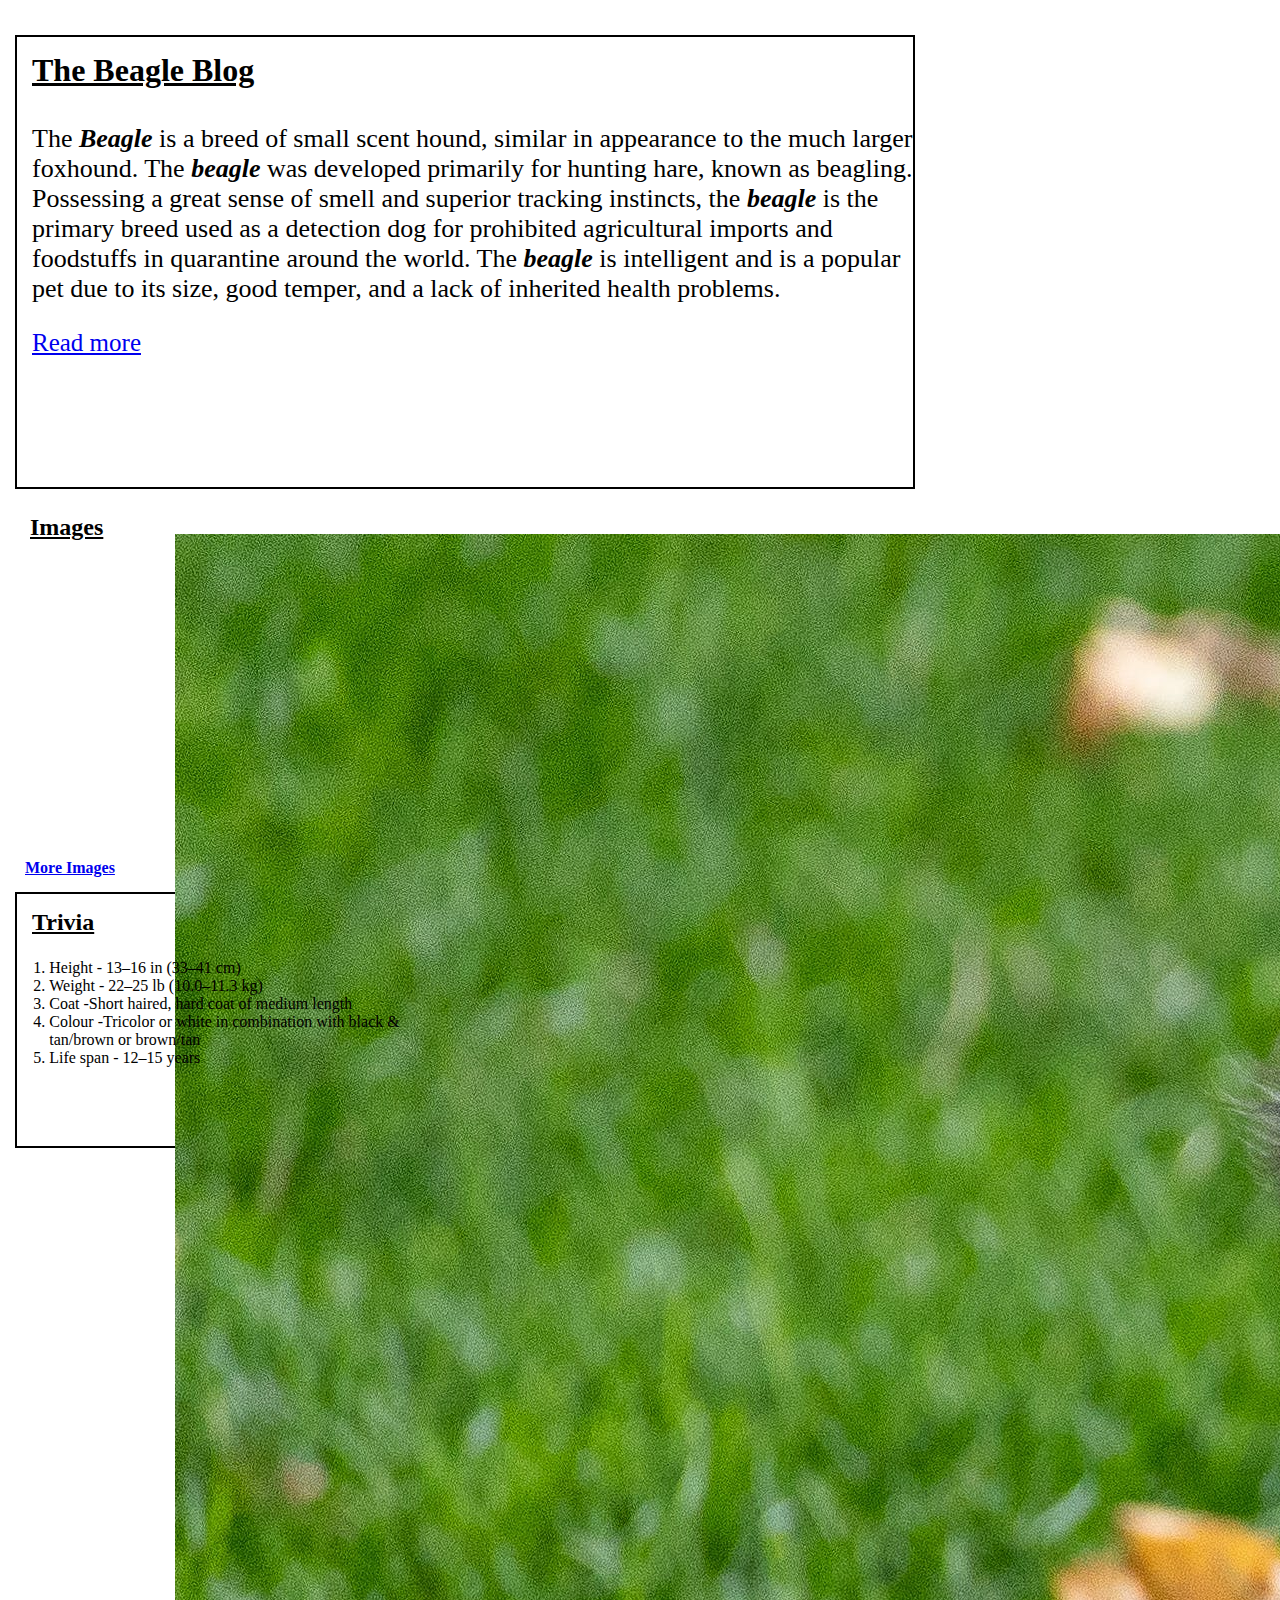
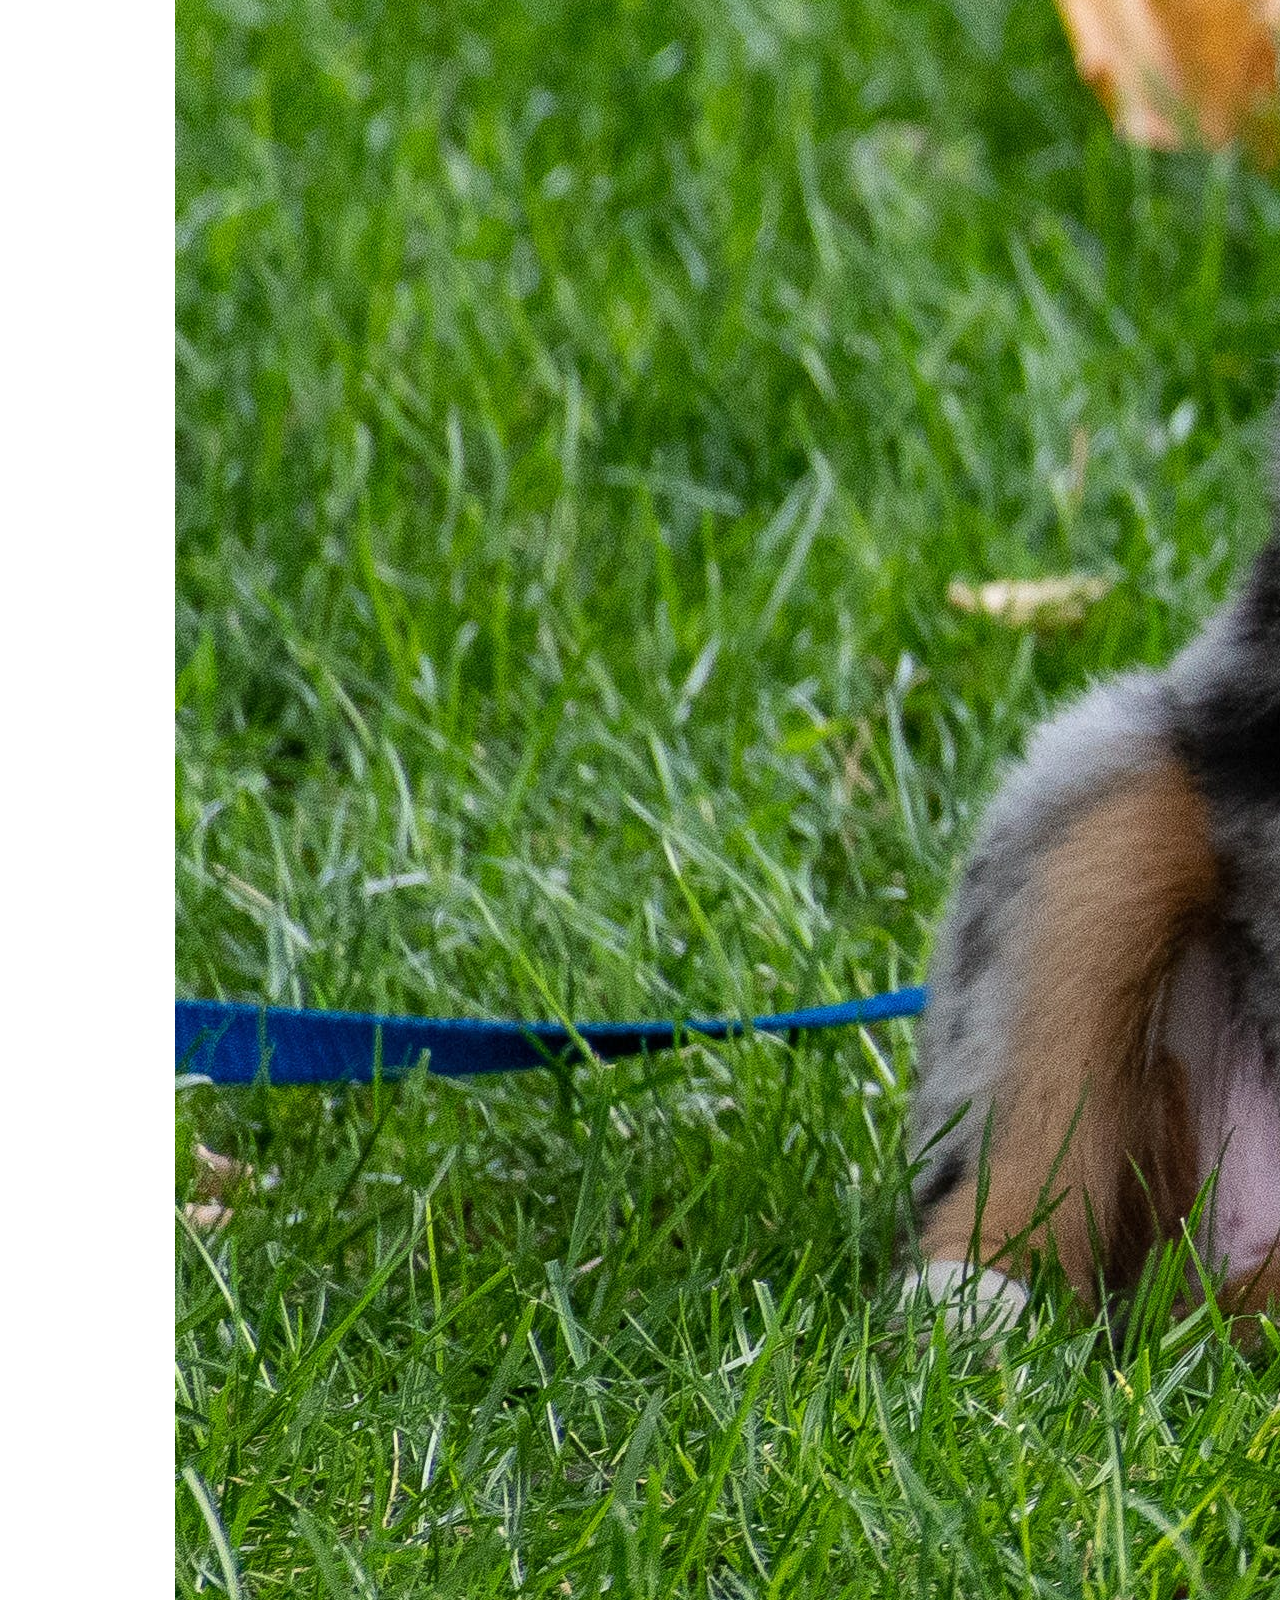
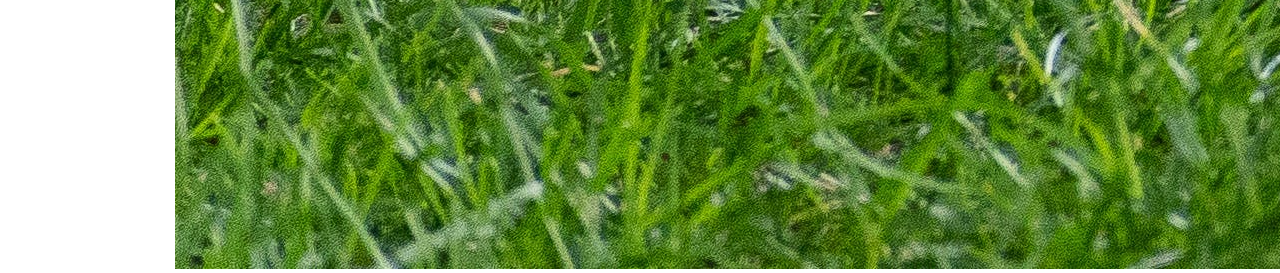
<file: 1/index.html>
<!DOCTYPE html>
<html lang="en">
  <head>
    <meta charset="UTF-8" />
    <meta name="viewport" content="width=device-width, initial-scale=1.0" />
    <link rel="stylesheet" href="index.css" />
    <title>Document</title>
  </head>
  <body>
    <div class="container">
      <header class="header">
        <div class="title-header">
          <h1>The Beagle Blog</h1>
        </div>
        <div class="para">
          <p>
            The <b><i>Beagle</i></b> is a breed of small scent hound, similar in appearance to
            the much larger foxhound. The <b><i>beagle</i></b> was developed primarily for
            hunting hare, known as beagling. Possessing a great sense of smell
            and superior tracking instincts, the <b><i>beagle</i></b> is the primary breed
            used as a detection dog for prohibited agricultural imports and
            foodstuffs in quarantine around the world. The <b><i>beagle</i></b> is intelligent
            and is a popular pet due to its size, good temper, and a lack of
            inherited health problems.
          </p>
        </div>
        <div class="link-more">
            <a target="_blank" href="https://www.google.com/search?q=beagle&rlz=1C5CHFA_enUS944US945&sxsrf=ALiCzsYi_xLzuX5-mgRt-U2UMiiEwhaCTA:1672839794160&source=lnms&tbm=isch&sa=X&ved=2ahUKEwiat8ntha78AhVnDbcAHX7UCYYQ_AUoAXoECAEQAw&biw=1629&bih=894&dpr=2.2">Read more</a>
        </div>
      </header>
    </div>
    <section class="content">
        <div class="mid-heading">
          <h2>Images</h2>
        </div>
        <div class="image-dog">
            <img src="./dog/pexels-brett-sayles-1322182.jpg" alt="dog" >
        </div>
  </section>
  <div class="more">
    <a target="_blank" href="https://www.google.com/search?q=beagle&rlz=1C5CHFA_enUS944US945&sxsrf=ALiCzsYi_xLzuX5-mgRt-U2UMiiEwhaCTA:1672839794160&source=lnms&tbm=isch&sa=X&ved=2ahUKEwiat8ntha78AhVnDbcAHX7UCYYQ_AUoAXoECAEQAw&biw=1629&bih=894&dpr=2.2">More Images</a>
  </div>
  </body>
  <footer class="footer">
    <div class="heading-3">
      <h2>Trivia</h2>
    </div>
    <ol class="list">
      <li>Height - 13–16 in (33–41 cm)</li>
      <li>Weight - 22–25 lb (10.0–11.3 kg)</li>
      <li>Coat -Short haired, hard coat of medium length </li>
      <li>Colour -Tricolor or white in combination with black & tan/brown or brown/tan</li>
      <li>Life span - 12–15 years</li>
    </ol>
  </footer>
</html>
</file>
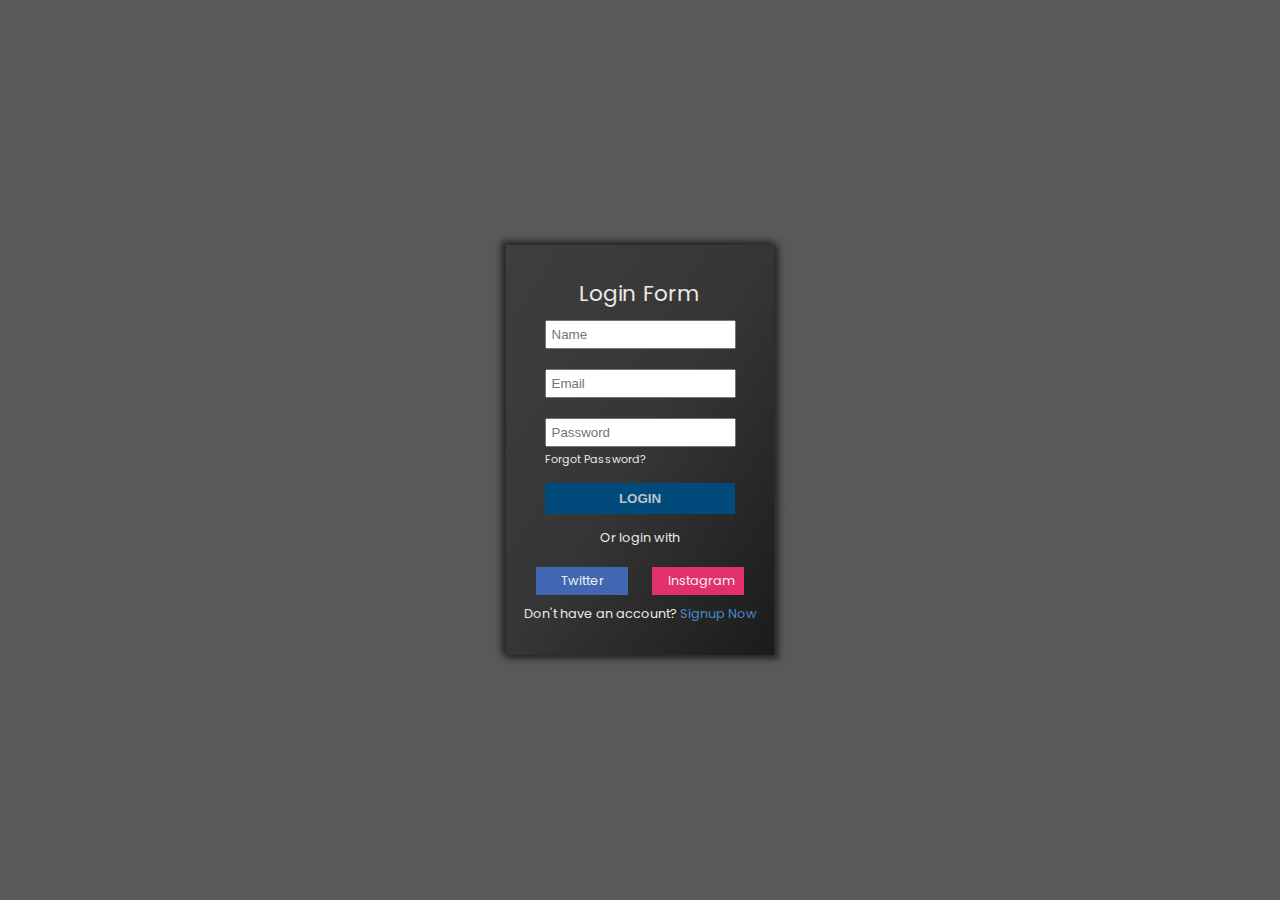
<file: 2/index.html>
<!DOCTYPE html>
<html lang="en">
  <head>
    <meta charset="UTF-8" />
    <meta name="viewport" content="width=device-width, initial-scale=1.0" />
    <meta http-equiv="X-UA-Compatible" content="ie=edge" />
    <title>Login Form</title>
    <link rel="stylesheet" href="style.css" />
    <link rel="preconnect" href="https://fonts.googleapis.com" />
    <link rel="preconnect" href="https://fonts.gstatic.com" crossorigin />
    <link
      href="https://fonts.googleapis.com/css2?family=Poppins&display=swap"
      rel="stylesheet"
    />
  </head>
  <body>
    <div class="bg_img">
      <div class="content">
        <header class="outer_texts" id="heading">Login Form</header>
        <form action="" class="formElements">
          <input
            type="text"
            name="name1"
            id="name1"
            placeholder="Name"
            autocomplete="off"
          />

          <input
            type="email"
            name="email"
            id="email"
            placeholder="Email"
            autocomplete="off"
          />

          <input
            type="password"
            name="password"
            id="password"
            placeholder="Password"
            autocomplete="off"
          />
          <a href="#" class="outer_texts forgPass">Forgot Password?</a>

          <input
            type="button"
            value="LOGIN"
            id="loginButton"
            class="btn_align"
          />
        </form>

        <p class="outer_texts">Or login with</p>
        <div class="alt_login">
          <a href="" id="twit" class="alt_login_btn btn_align"
            ><i></i>Twitter</a
          >
          <a href="" id="insta" class="alt_login_btn btn_align"
            ><i></i>Instagram</a
          >
        </div>
        <p class="outer_texts" style="font-size: 0.8em">
          Don't have an account? <a href="#" class="signow">Signup Now</a>
        </p>
      </div>
    </div>
  </body>
</html>
</file>
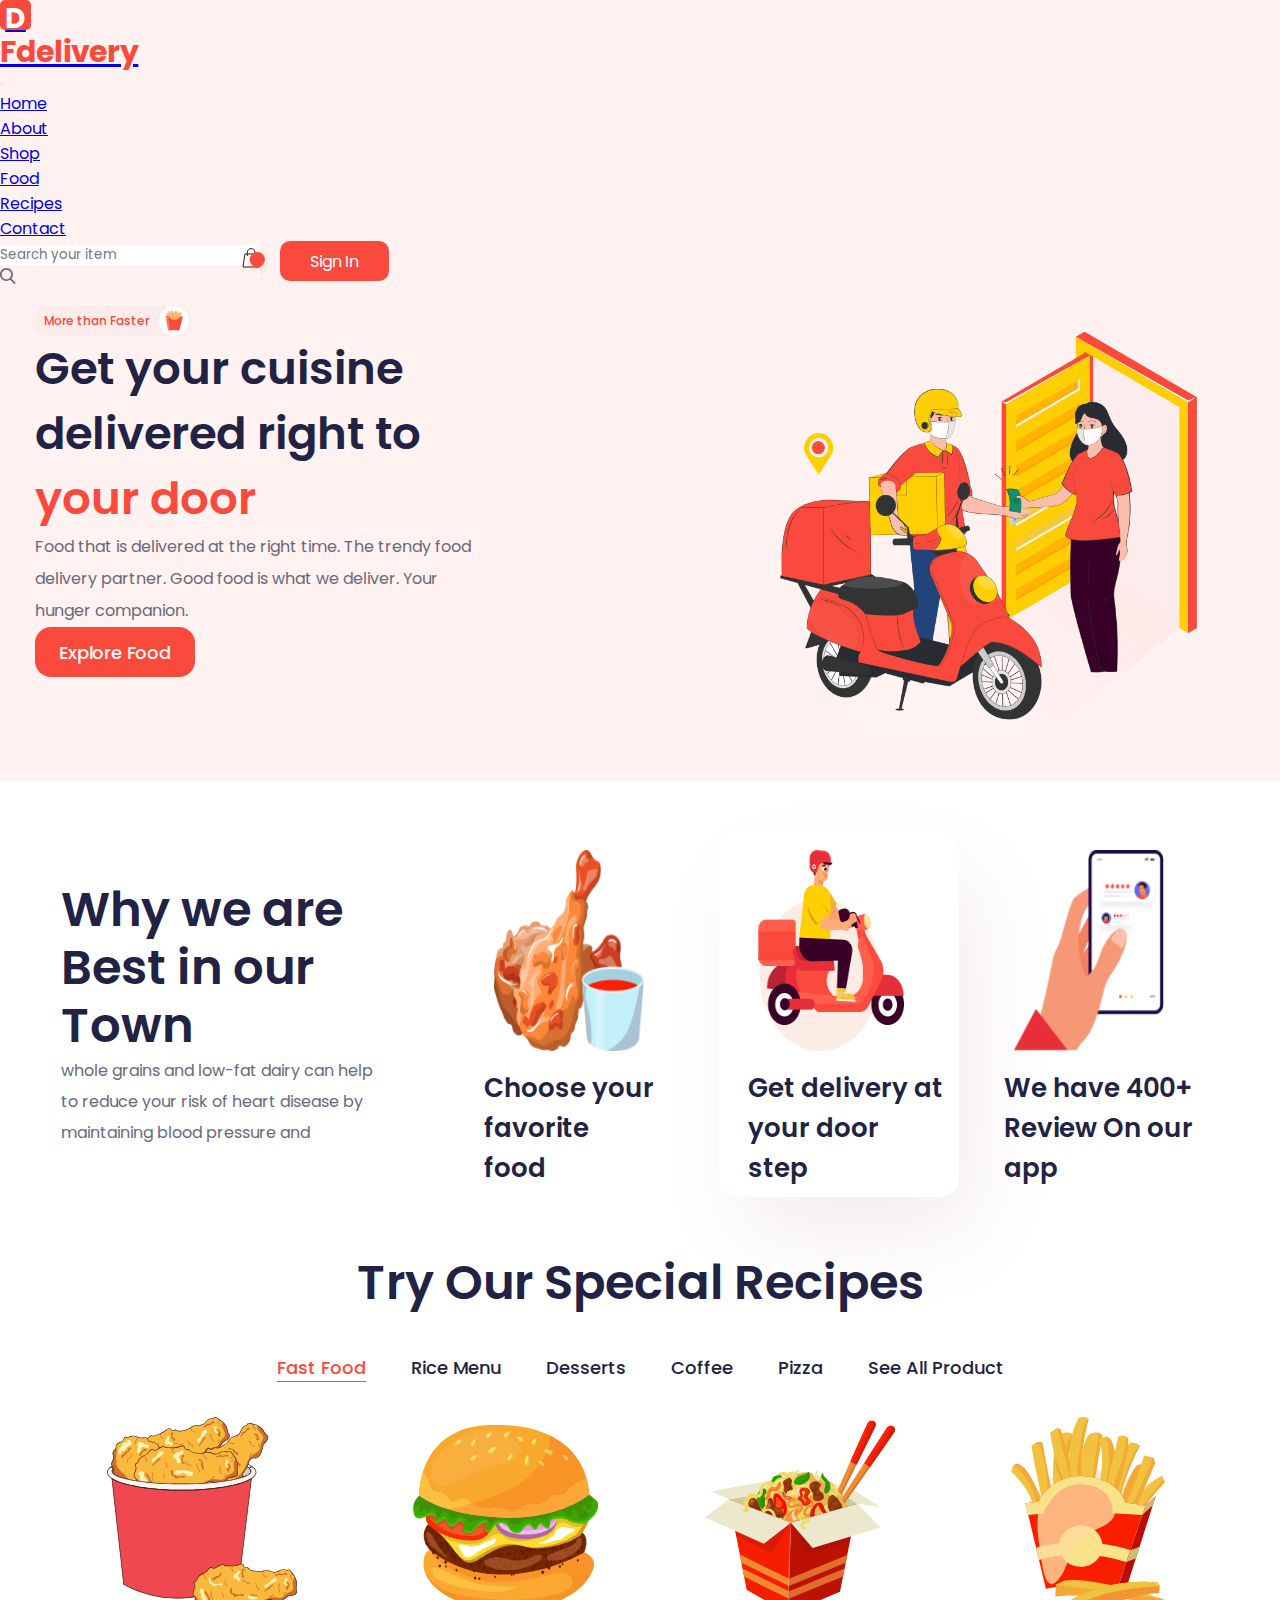
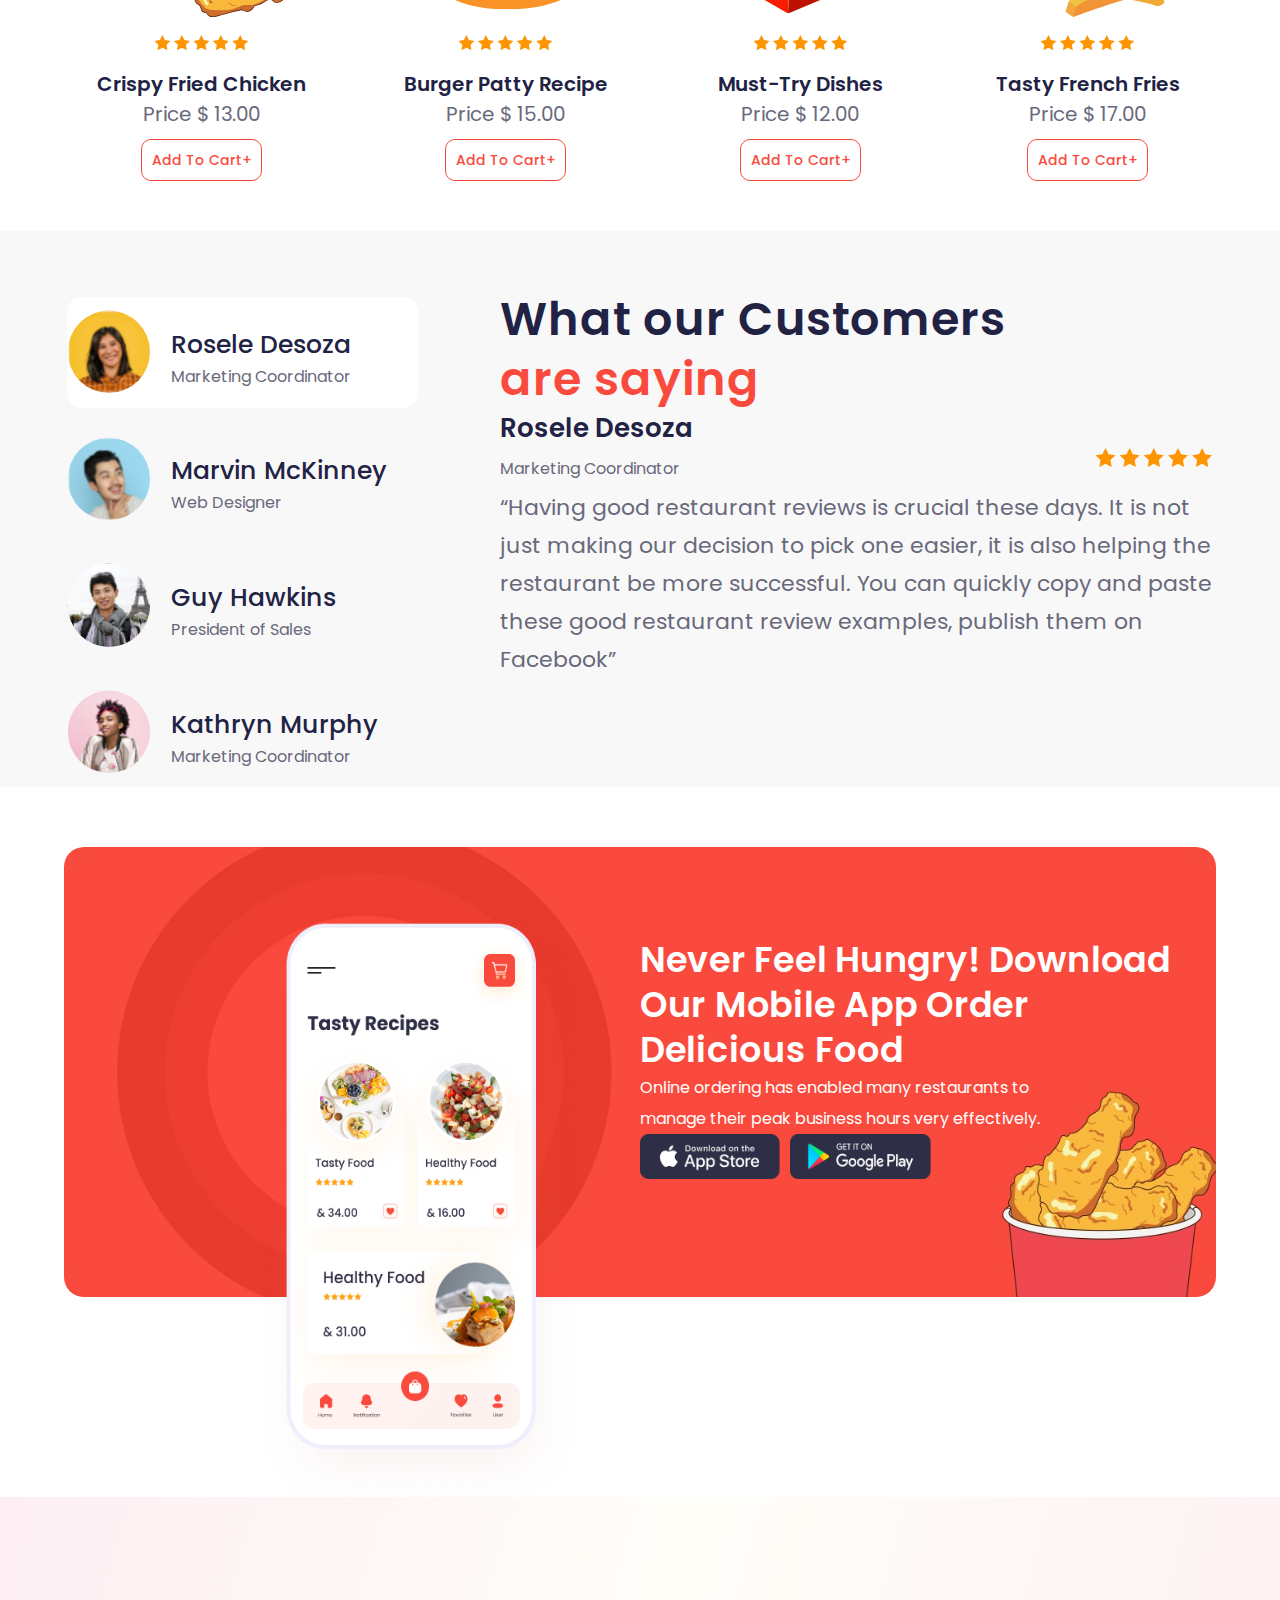
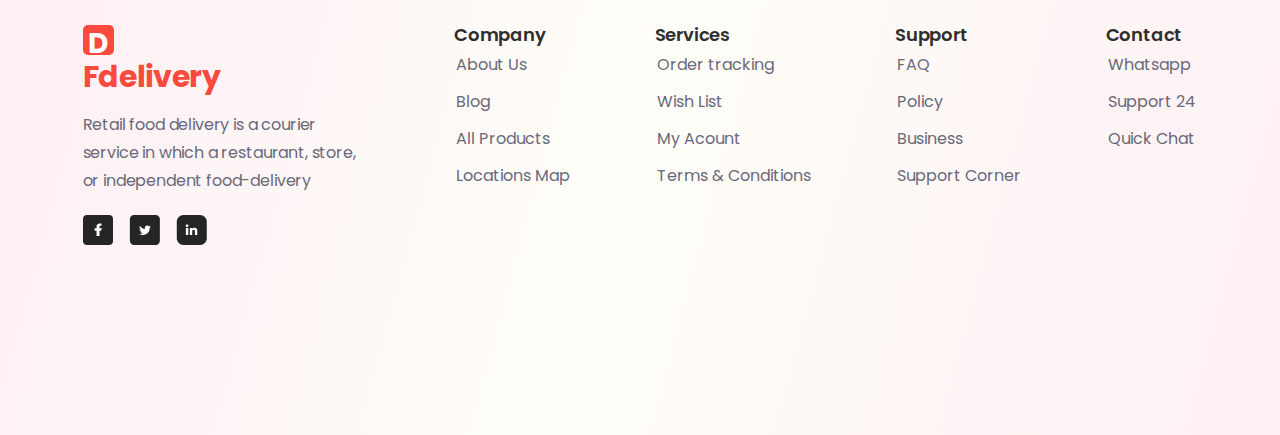
<file: dec-module-test/index.html>
<!DOCTYPE html>
<html lang="en">

<head>
    <meta charset="UTF-8">
    <meta name="viewport" content="width=device-width, initial-scale=1.0">
    <title>Food Devlivery Website</title>
    <link rel="stylesheet" href="style.css">
    <link href="https://cdn.jsdelivr.net/npm/bootstrap@5.0.2/dist/css/bootstrap.min.css" rel="stylesheet"
        integrity="sha384-EVSTQN3/azprG1Anm3QDgpJLIm9Nao0Yz1ztcQTwFspd3yD65VohhpuuCOmLASjC" crossorigin="anonymous">

    <link rel="stylesheet" href="https://cdnjs.cloudflare.com/ajax/libs/font-awesome/6.5.1/css/all.min.css"
        integrity="sha512-DTOQO9RWCH3ppGqcWaEA1BIZOC6xxalwEsw9c2QQeAIftl+Vegovlnee1c9QX4TctnWMn13TZye+giMm8e2LwA=="
        crossorigin="anonymous" referrerpolicy="no-referrer" />
</head>

<body>


    <!-- 1 Navbar Section  -->
    <nav class="navbar navbar-expand-lg navbar-light  sticky-top">
        <div class="container-fluid">
            <a class="navbar-brand d-flex align-items-center" href="#">
                <div class="logo-d">
                    <h2>D</h2>
                </div>
                <div class="logo-f">
                    <h2>Fdelivery</h2>
                </div>
            </a>
            <button class="navbar-toggler" type="button" data-bs-toggle="collapse"
                data-bs-target="#navbarSupportedContent" aria-controls="navbarSupportedContent" aria-expanded="false"
                aria-label="Toggle navigation">
                <span class="navbar-toggler-icon"></span>
            </button>
            <div class="collapse navbar-collapse" id="navbarSupportedContent">
                <ul class="navbar-nav me-auto mb-2 mb-lg-0">
                    <li class="nav-item">
                        <a class="nav-link" href="#hero">Home</a>
                    </li>
                    <li class="nav-item">
                        <a class="nav-link" href="#about-us">About</a>
                    </li>
                    <li class="nav-item">
                        <a class="nav-link" href="#box2">Shop</a>
                    </li>
                    <li class="nav-item">
                        <a class="nav-link" href="#box2">Food</a>
                    </li>
                    <li class="nav-item">
                        <a class="nav-link" href="#Special-Recipes">Recipes</a>
                    </li>
                    <li class="nav-item">
                        <a class="nav-link" href="#box2">Contact</a>
                    </li>
                </ul>



                <div class="nav-right-div">

                    <div class="d-flex align-items-center border search-bar px-2">
                        <input class="form-control me-1 border-end" type="search" placeholder="Search your item
                     " aria-label="Search">
                        <img style="cursor: pointer;" src="./assets/icon.svg" alt="search icon">
                    </div>

                    <div class="cart-div">
                        <img src="./assets/cart icon.svg"alt="cart">
                        <sup><img class="quantity" src="./assets/Ellipse 2517.svg" alt="quantity">
                            <p class="quantity-p">4</p>
                        </sup>
                    </div>

                    <button class="nav-btn" type="submit">Sign In</button>
                </div>
            </div>
        </div>
    </nav>

    <!-- 2 Hero Section  -->
    <section id="hero">
        <div class="heor-left">
            <div class="hero-burger">
                <p>More than Faster</p>
                <img src="./assets/fries.png" alt="hero-burger">
            </div>

            <div class="hero-heading">
                <h1>Get your cuisine <br> delivered right to <br><span style="  color:  #F94A3D;">your door</span></h1>
            </div>
            <div class="hero-para">
                <p>Food that is delivered at the right time. The trendy food delivery partner. Good food is what we
                    deliver. Your hunger companion. </p>
            </div>
            <button class="explore-now-btn">
                Explore Food
            </button>
        </div>
        <div class="hero-right">
            <img src="./assets/Frame.png" alt="frame with scooter">
        </div>
    </section>

    <!-- 3 About Us Section  -->
    <section id="about-us">
        <div class="about-text pt-2">
            <h2>Why we are
                Best in our
                Town</h2>
            <p>whole grains and low-fat dairy can help to reduce your risk of heart disease by maintaining blood
                pressure and </p>
        </div>
        <div class="about-cards-wrap">
            <div class="about-cards about-cards-1">
                <div class="about-cards-img">
                    <img src="./assets/Frame (1).png" alt="">
                </div>
                <h3>Choose
                    your favorite <br>
                    food </h3>
            </div>
            <div class="about-cards about-cards-2">
                <div class="about-cards-img">
                    <img src="./assets/Group 1000002740.png" alt="">
                </div>
                <h3>Get delivery
                    at your door <br> step </h3>
            </div>
            <div class="about-cards about-cards-3">
                <div class="about-cards-img">
                    <img src="./assets/Frame (2).png" alt="">
                </div>
                <h3>We have 400+ Review
                    On our app</h3>
            </div>
        </div>
    </section>

    <!-- 4 Special Recipes Section  -->
    <section id="Special-Recipes">
        <h2>Try Our Special Recipes</h2>
        <div class="recipes-menu">
            <UL>
                <li class="menu-1">Fast Food</li>
                <li>Rice Menu</li>
                <li>Desserts</li>
                <li>Coffee</li>
                <li>Pizza</li>
                <li>See All Product</li>
            </UL>
        </div>
        <div class="recipes-card-wrraper">

            <div class="recipe-cards">
                <div class="recipes-card-img">
                    <img src="./assets/Frame.svg" alt="fried chicken">
                </div>
                <div class="recipes-card-stars">
                    <img src="./assets/Group star 1000002513.svg" alt="stars">
                </div>
                <div class="recipe-card-text">
                    <h3>Crispy Fried Chicken</h3>
                    <p>Price <span>$ 13.00</span></p>
                </div>
                <button>Add To Cart+</button>
            </div>

            <div class="recipe-cards">
                <div class="recipes-card-img">
                    <img src="./assets/Frame1.svg" alt="burger patty">
                </div>
                <div class="recipes-card-stars">
                    <img src="./assets/Group star 1000002513.svg" alt="stars">
                </div>
                <div class="recipe-card-text">
                    <h3>Burger Patty Recipe</h3>
                    <p>Price <span>$ 15.00</span></p>
                </div>
                <button>Add To Cart+</button>
            </div>

            <div class="recipe-cards">
                <div class="recipes-card-img">
                    <img src="./assets/must try this.svg" alt="must try diseshs">
                </div>
                <div class="recipes-card-stars">
                    <img src="./assets/Group star 1000002513.svg" alt="stars">
                </div>
                <div class="recipe-card-text">
                    <h3>Must-Try Dishes </h3>
                    <p>Price <span>$ 12.00</span></p>
                </div>
                <button>Add To Cart+</button>
            </div>

            <div class="recipe-cards">
                <div class="recipes-card-img">
                    <img src="./assets/Frame3.svg" alt="tastey french fries">
                </div>
                <div class="recipes-card-stars">
                    <img src="./assets/Group star 1000002513.svg" alt="stars">
                </div>
                <div class="recipe-card-text">
                    <h3>Tasty French Fries</h3>
                    <p>Price <span>$ 17.00</span></p>
                </div>
                <button>Add To Cart+</button>
            </div>
        </div>
    </section>

    <!-- 5 Testimonials Section -->
    <sectio id="Testimonials">
        <div class="Testimonials-left">

            <div class="Testimonials-box Testimonials-box-1">
                <img src="./assets/Ellipse 2518.svg" alt="Rosele Desoza">
                <div class="Testimonials-box-text">
                    <h3>Rosele Desoza</h3>
                    <p>Marketing Coordinator</p>
                </div>
            </div>

            <div class="Testimonials-box">
                <img src="./assets/Ellipse 2519.svg" alt="Marvin McKinney">
                <div class="Testimonials-box-text">
                    <h3>Marvin McKinney</h3>
                    <p>Web Designer</p>
                </div>
            </div>

            <div class="Testimonials-box">
                <img src="./assets/Ellipse 2520.svg" alt="Guy Hawkins">
                <div class="Testimonials-box-text">
                    <h3>Guy Hawkins</h3>
                    <p>President of Sales</p>
                </div>
            </div>

            <div class="Testimonials-box ">
                <img src="./assets/Ellipse 2521.svg" alt="Kathryn Murphy">
                <div class="Testimonials-box-text">
                    <h3>Kathryn Murphy</h3>
                    <p>Marketing Coordinator</p>
                </div>
            </div>
        </div>

        <div class="Testimonials-right">
            <h2>What our Customers <span style="color:#F94A3D;">are saying</span></h2>
            <div class="Testimonials-right-mid">
                <div class="mid-left">
                    <h4>Rosele Desoza</h4>
                    <div class="mid-stars">
                        <p>Marketing Coordinator</p>
                        <img src="./assets/Group star 1000002513.svg" alt="stars">
                    </div>
                </div>

            </div>

            <p>“Having good restaurant reviews is crucial these days. It is not just making our decision to pick one
                easier, it is also helping the restaurant be more successful. You can quickly copy and paste these good
                restaurant review examples, publish them on Facebook”</p>
        </div>

    </sectio>

    <!-- 6 Call to Action Section  -->
    <section id="Call-to-Action">
        <div class="phone">
            <img style="margin-right: 250px;" src="./assets/phone1.png" alt="phone">
        </div>
        <div class="Call-to-Action-text">
            <h2>Never Feel Hungry!
                Download Our Mobile App
                Order Delicious Food</h2>
            <p>Online ordering has enabled many restaurants to <br> manage their peak business hours very effectively.
            </p>
            <div class="download-icons">
                <img src="./assets/button-App store.png" alt="app store">
                <img src="./assets/button-Play store.png" alt="play store">
            </div>
        </div>
    </section>

    <!-- 7 Footer Section  -->
    <footer id="footer">
        <div class="contact">
            <div class="d-flex align-items-center">
                <div class="logo-d">
                    <h2>D</h2>
                </div>
                <div class="logo-f ms-2">
                    <h2>Fdelivery</h2>
                </div>
            </div>
            <p>Retail food delivery is a courier service in which a restaurant, store, or independent food-delivery</p>
            <a href=""> <img src="./assets/Social media icon.svg" alt="Social media icons"></a>
        </div>

        <div class="Company-links footer-links">
            <h5>Company</h5>
            <table>
                <tr>
                    <td>About Us</td>
                </tr>
                <tr>
                    <td>Blog</td>
                </tr>
                <tr>
                    <td>All Products</td>
                </tr>
                <tr>
                    <td>Locations Map</td>
                </tr>
            </table>
        </div>
        <div class="Services-link footer-links">
            <h5>Services</h5>
            <table>
                <tr>
                    <td>Order tracking</td>
                </tr>
                <tr>
                    <td>Wish List</td>
                </tr>
                <tr>
                    <td>My Acount</td>
                </tr>
                <tr>
                    <td>Terms & Conditions</td>
                </tr>
            </table>
        </div>
        <div class="Support-links footer-links">
            <h5>Support</h5>
            <table>
                <tr>
                    <td>FAQ</td>
                </tr>
                <tr>
                    <td>Policy</td>
                </tr>
                <tr>
                    <td>Business</td>
                </tr>
                <tr>
                    <td>Support Corner</td>
                </tr>
            </table>
        </div>
        <div class="contact-links footer-links">
            <h5>Contact</h5>
            <table>
                <tr>
                    <td>Whatsapp</td>
                </tr>
                <tr>
                    <td>Support 24</td>
                </tr>
                <tr>
                    <td>
                        Quick Chat
                    </td>
                </tr>
            </table>
        </div>

        

    <script src="https://cdn.jsdelivr.net/npm/@popperjs/core@2.9.2/dist/umd/popper.min.js"
        integrity="sha384-IQsoLXl5PILFhosVNubq5LC7Qb9DXgDA9i+tQ8Zj3iwWAwPtgFTxbJ8NT4GN1R8p"
        crossorigin="anonymous"></script>
    <script src="https://cdn.jsdelivr.net/npm/bootstrap@5.0.2/dist/js/bootstrap.min.js"
        integrity="sha384-cVKIPhGWiC2Al4u+LWgxfKTRIcfu0JTxR+EQDz/bgldoEyl4H0zUF0QKbrJ0EcQF"
        crossorigin="anonymous"></script>
</body>

</html>
</file>
<file: 1/index.css>
* {
    margin: 0;
    padding: 0;
}

body {
    height: 100vh;
    background-color: transparent;
}

.container {
    width: 70%;
    height: 50vh;
    border: 2px solid black;
    display: flex;
    margin-top: 35px;
    margin-left: 15px;
    flex-direction: row;
    background-color: transparent;
    justify-content: center;
    flex-wrap: nowrap;
}

.header {
    padding-top: 15px;
    padding-left: 15px;

}

.title-header {
    text-decoration: underline;
}

.para {
    padding-top: 35px;
    font-size: 26px;
}

.link-more {
    font-size: 25px;
    padding-top: 25px;
}

.content {
    width: 40%;
    display: flex;
    height: 40vh;
    margin-top: 15px;
    padding-left: 15px;
    margin-left: 15px;

}

.mid-heading {
    text-decoration: underline;
    padding-top: 10px;
    text-align: left;
}

.image-dog {
    padding-top: 30px;   
    margin-left: 72px;
    size: 10px;

}

.more {
    margin-left: 25px;
    font-weight: bold;
    margin-top: -5px;
}

.footer {
    display: flex;
    width: 30%;
    border: 2px solid black;
    margin-top: 15px;
    margin-left: 15px;
    height: 28vh;
    margin-bottom: 35px;

}

.heading-3 {
    text-decoration: underline;
    padding-top: 15px;
    padding-left: 15px;

}

.footer .list {
    padding-top: 65px;
    margin-left: -45px;   
    
}
</file>
<file: 2/style.css>
* {
    margin: 0;
    padding: 0;
  }
  a {
    text-decoration: none;
  }
  .bg_img {
    height: 100vh;
    background: linear-gradient(
        rgba(19, 19, 19, 0.7),
        rgba(19, 19, 19, 0.7),
        rgba(19, 19, 19, 0.7)
      ),
      url(https://images.unsplash.com/photo-1523297927020-8b58406e40f7?ixlib=rb-1.2.1&ixid=MnwxMjA3fDB8MHxwaG90by1wYWdlfHx8fGVufDB8fHx8&auto=format&fit=crop&w=870&q=80);
    background-position: center;
    background-repeat: no-repeat;
    background-size: cover;
    display: flex;
    align-items: center;
    justify-content: center;
  }
  .content {
    display: flex;
    flex-direction: column;
    justify-content: space-evenly;
    align-items: center;
    max-width: 278px;
    padding: 2rem 1.1rem;
    background: linear-gradient(
      to right bottom,
      rgba(0, 0, 0, 0.3),
      rgba(0, 0, 0, 0.4),
      rgba(0, 0, 0, 0.7)
    );
    box-shadow: 3px 2px 6px 2px rgba(36, 36, 36, 0.836),
      -3px -2px 6px 2px rgba(36, 36, 36, 0.836);
    font-family: "Poppins", sans-serif;
  }
  #heading {
    font-size: 1.35rem;
  }
  .formElements {
    display: flex;
    flex-direction: column;
  }
  .formElements input {
    margin: 10px;
  }
  .outer_texts {
    color: rgb(233, 233, 233);
    font-size: 0.8em;
  }
  .forgPass {
    margin-left: 10px;
    font-size: 11px;
  }
  .forgPass:hover {
    color: #004b7c;
  }
  input {
    padding: 5px;
  }
  input#password {
    margin-bottom: 4px;
  }
  #loginButton {
    width: 90%;
    background-color: #004b7c;
    color: rgb(194, 194, 194);
    padding: 0.4rem 1rem;
    text-align: center;
    border-color: transparent;
    margin: 15px auto;
    transition: 4ms ease-in;
    font-weight: 700;
  }
  #loginButton:hover {
    background-color: #02375a;
  }
  .alt_login {
    margin-top: 10px;
  }
  .alt_login_btn {
    width: 60px;
    display: inline-block;
    padding: 5px 1rem;
    margin: 10px;
    font-size: 0.8em;
    color: #eeeeee;
  }
  #twit {
    background-color: rgb(66, 103, 178);
  }
  #twit:hover {
    background-color: rgb(31, 68, 143);
  }
  #insta {
    background-color: rgb(225, 48, 108);
  }
  #insta:hover {
    background-color: rgb(170, 33, 79);
  }
  .btn_align {
    text-align: center;
  }
  .signow {
    color: #478ccc;
  }
  .signow:hover {
    color: #2572b9;
  }
  
  @media screen and (max-width: 278px) {
    .alt_login {
      display: flex;
      flex-direction: column;
      margin-bottom: 10px;
    }
    .alt_login_btn {
      margin: 6px;
      width: 120px;
    }
  }
</file>
<file: dec-module-test/style.css>
@import url('https://fonts.googleapis.com/css2?family=Poppins&display=swap');

* {
    padding: 0;
    margin: 0;
    font-family: 'Poppins', sans-serif;
}

/* Navbar Section  */
.navbar {
    background: #FFF2F1;
}

.navbar-brand {
    gap: 10px;
}

.logo-d {
    width: 31px;
    height: 30px;
    background-color: #F94A3D;
    border-radius: 5px;
    display: flex;
    justify-content: center;
    align-items: center;
}

.logo-d>h2 {
    color: #FFF;
    font-size: 28px;
    font-weight: 700;
    letter-spacing: -0.28px;
    margin-top: 8px;
}

.logo-f>h2 {
    color: #F94A3D;
    font-family: Poppins;
    font-size: 30px;
    font-style: normal;
    font-weight: 700;
    line-height: 28px;
    /* 93.333% */
    letter-spacing: -0.3px;
    margin-top: 8px;
}

.nav-right-div {
    display: flex;
    align-items: center;
    gap: 20px;
}

.search-bar {
    width: 222px;
    height: 40px;
    border-radius: 10px !important;
}

.search-bar>input {
    border: none;
}

.nav-btn {
    width: 109px;
    height: 40px;
    color: #FFF;
    font-size: 16px;
    letter-spacing: -0.16px;
    border: none;
    border-radius: 10px;
    background: #F94A3D;
}

.nav-btn:hover {
    opacity: 0.9;
}

.cart-div {
    position: relative;
}

.quantity {
    position: absolute;
    transform: translateX(-20px);
}

.quantity-p {
    position: absolute;
    transform: translate(11px, -11px);
    color: #FFF;
}

/* 2 hero section  */
#hero {
    width: 100vw;
    height: 500px;
    display: flex;
    flex-wrap: wrap;
    background: rgba(249, 74, 61, 0.07);
}

.heor-left {
    display: flex;
    flex-direction: column;
    align-items: start;
    flex: 1;
    margin-left: 35px;
    margin-top: 25px;
}

.hero-burger {
    display: flex;
    width: 155px;
    height: 30px;
    border-radius: 12px;
    background: #FDECEC;
    justify-content: space-around;
    align-items: center;
}

.hero-burger>p {
    color: #F94A3D;
    font-size: 12px;
    font-weight: 500;
    line-height: 16px;
    margin: auto;
}

.hero-burger>img {
    width: 30px;
    height: 30px;
    border-radius: 23px;
    border: 1px solid #FDECEC;
    background: #FFF;
}

.hero-heading {
    width: 500px;
}

.hero-heading>h1 {
    color: #212244;
    font-size: 45px;
    font-weight: 600;
    line-height: 65px;
}

.hero-para {
    width: 450px;
}

.hero-para>p {
    color: #69697B;
    font-family: Poppins;
    font-size: 16px;
    line-height: 32px;
    /* 177.778% */
}

.explore-now-btn {
    width: 160px;
    height: 50px;
    border-radius: 16px;
    background: #F94A3D;
    border: none;
    color: #F6F6F6;
    font-size: 18px;
    font-weight: 500;
    letter-spacing: -0.18px;
}

.hero-right {
    display: flex;
    justify-content: center;
    flex: 1;
    width: 856px;
}

.hero-right>img {
    width: 500px;
    height: 450px;
}

/* About Us Section  */
#about-us {
    display: flex;
    flex-wrap: wrap;
    justify-content: space-evenly;
    align-items: center;
    margin-top: 50px;
    justify-content: space-evenly;
}


.about-text>h2 {
    width: 337px;
    color: #212244;
    font-size: 48px;
    font-weight: 600;
    line-height: 58px;
    /* 120.833% */
}

.about-text>p {
    width: 320px;
    color: #69697B;
    font-size: 16px;
    line-height: 31px;
    /* 172.222% */
}

.about-cards-wrap {
    display: flex;
    flex-wrap: wrap;
    align-items: center;
    justify-content: space-evenly;
    gap: 20px;
}

.about-cards {
    width: 240px;
    box-sizing: border-box;
    overflow: hidden;
    padding: 5px;

}

.about-cards-2 {
    border-radius: 20px;
    border: 4px solid rgba(255, 207, 3, 0.00);
    background: #FFF;
    box-shadow: 20px 40px 90px -5px rgba(133, 15, 15, 0.08);
}

.about-cards-img {
    padding: 10px
}

.about-cards-img>img {
    width: 150.178px;
    margin-left: 20px;
    height: 201px;
}

.about-cards>h3 {
    width: 216px;
    color: #212244;
    font-size: 26px;
    font-weight: 600;
    line-height: 40px;
    /* 133.333% */
    margin-left: 20px;
}

/* Special Recepies Section  */
#Special-Recipes {
    margin-top: 50px;
    display: flex;
    flex-direction: column;
    gap: 35px;
}

#Special-Recipes>h2 {
    color: #212244;
    font-size: 48px;
    font-weight: 600;
    text-align: center;
}

.recipes-menu ul {
    display: flex;
    justify-content: center;
    flex-wrap: wrap;
    gap: 45px;
    list-style: none;
    color: #212244;
    font-size: 18px;
    font-weight: 500;

}

.menu-1 {
    color: #F94A3D;
    border-bottom: 1.5px solid #F94A3D;
}

.recipes-card-wrraper {
    display: flex;
    flex-wrap: wrap;
    justify-content: space-evenly;
    align-items: center;

}

.recipe-cards {
    display: flex;
    flex-direction: column;
    justify-content: center;
    align-items: center;
    gap: 10px;
}

.recipes-card-img>img {
    width: 190px;
    height: 200px;
}

.recipes-card-stars>img {
    width: 95.2px;
    height: 17px;
}

.recipe-card-text>h3 {
    color: #212244;
    font-size: 20px;
    font-weight: 600;
}

.recipe-card-text>p {
    color: #69697B;
    text-align: center;
    font-size: 20px;
}

.recipe-card-text>span {
    color: #F94A3D;
    font-weight: 600;
}

.recipe-cards>button {
    width: 121px;
    height: 42px;
    background-color: transparent;
    color: #F94A3D;
    text-align: center;
    font-size: 14px;
    font-weight: 500;
    line-height: 20px;
    /* 142.857% */
    border-radius: 10px;
    border: 1.5px solid #F94A3D;
    transition: 0.5s ease;
}

.recipe-cards>button:hover {
    background-color: #F94A3D;
    color: #FDECEC;
}

.recipe-card-text {
    text-align: center;
}

/* 5 Testimonials Section  */
#Testimonials {
    display: flex;
    justify-content: space-evenly;
    margin-top: 50px;
    flex-wrap: wrap;
    margin-top: 50px;
    background-color: #F8F8F8;
}

.Testimonials-left {
    display: flex;
    flex-direction: column;
    margin-top: 50px;
}

.Testimonials-box-1 {
    display: flex;
    align-items: center;
    width: 350.817px;
    gap: 20px;
    height: 110.584px;
    border-radius: 15px;
    background: linear-gradient(90deg, #FFF 0.16%, #FFF 99.81%);
}

.Testimonials-box {
    display: flex;
    align-items: center;
    width: 350.817px;
    gap: 20px;
    height: 110.584px;
    margin-top: 16px;
}

.Testimonials-box>img {
    width: 84.344px;
    height: 84.344px;
}

.Testimonials-box-text {
    margin-top: 10px;
}

.Testimonials-box-text>h3 {
    color: #212244;
    font-size: 25px;
    font-weight: 500;
}

.Testimonials-box-text>p {
    color: #69697B;
    font-size: 16px;
}

.Testimonials-right {
    margin-top: 58px;
    margin-left: 15px;
}

.Testimonials-right>h2 {
    width: 559px;
    color: #212244;
    font-size: 46px;
    font-weight: 600;
    line-height: 60px;
    /* 125% */
    letter-spacing: 0.96px;
}

.mid-left>h4 {
    color: #212244;
    font-size: 26px;
    font-weight: 600;
    line-height: 39px;
    /* 150% */
}

.mid-stars>p {
    color: #69697B;
    font-size: 16px;
}

.mid-stars {
    display: flex;
    flex-wrap: wrap;
    justify-content: space-between;
    align-items: center;
}

.mid-stars>img {
    margin-bottom: 20px;
}

.Testimonials-right>p {
    width: 713px;
    color: #69697B;
    font-size: 22px;
    line-height: 38px;
    /* 172.727% */
}

/* 6 Call to Action Section   */
#Call-to-Action {
    position: relative;
    width: 1440px;
    height: 100vh;
    display: flex;
    flex-wrap: wrap;
    box-sizing: border-box;
    background-image: url(./assets/background.jpg);
    background-position: center;
    margin: auto;
    width: 90%;
    background-size: cover;
    height: 450px;
    margin-top: 60px;
    border-radius: 20px;
}

.phone>img {
    width: 350px;
    height: 632px;
    margin-left: 30%;
    margin-top: 8%;
}

.Call-to-Action-text {
    position: absolute;
    left: 50%;
    top: 20%;
}

.Call-to-Action-text>h2 {
    width: 536px;
    color: #fff;
    font-size: 35px;
    font-weight: 600;
    line-height: 45px;
    /* 123.684% */
    letter-spacing: 0.74px;
}

.Call-to-Action-text>p {
    width: 516px;
    color: #FFF;
    font-size: 16px;
    line-height: 31px;
    /* 177.778% */
}

.download-icons {
    display: flex;
    gap: 10px;
}

.download-icons>img {
    width: 140.475px;
    height: 44.991px;
}

/* 7 Footer Section */
#footer {
    margin-top: 200px;
    background: linear-gradient(285deg, #FDF0F3 2.04%, rgba(255, 253, 242, 0.50) 50.97%, #FDEEF3 100.85%);
    display: flex;
    flex-wrap: wrap;
    justify-content: space-evenly;
    width: 100vw;
height: 410px;
padding-top: 10%;
}

.contact {
    display: flex;
    flex-direction: column;
    gap: 20px;
}

.contact>p {
    width: 289px;
    color: #69697B;
    font-size: 16px;
    line-height: 28px;
    /* 175% */
    letter-spacing: -0.16px;
}

.footer-links>h5 {
    color: #2E2E2E;
    font-size: 18px;
    font-weight: 600;
    line-height: 20px;
    /* 111.111% */
    letter-spacing: -0.18px;
}

td {
    color: #69697B;
    font-size: 16px;
    line-height: 35px;
    /* 218.75% */
}
</file>
